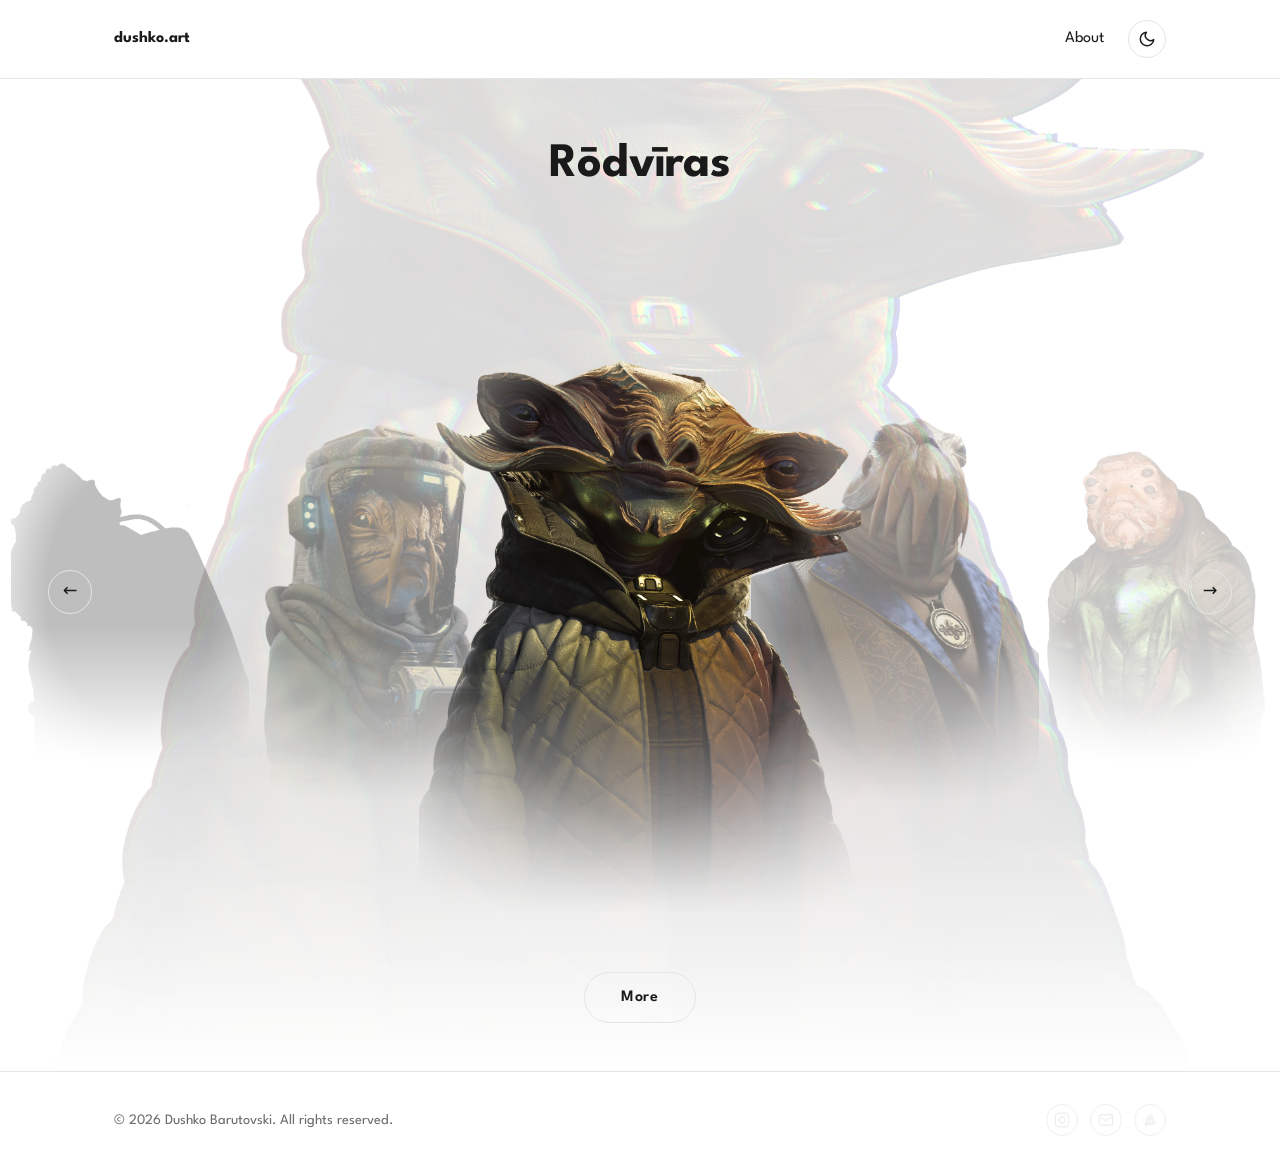
<file: index.html>
<!DOCTYPE html>
<html lang="en">
<head>
  <meta charset="UTF-8">
  <meta name="viewport" content="width=device-width, initial-scale=1">
  <meta name="description" content="Portfolio website of Your Name.">
  <meta name="color-scheme" content="light dark">
  <!-- Remove this line when you take the password gate off — it
       stops search engines from indexing the site while it's
       gated. See password-gate.js for the gate itself. -->
  <meta name="robots" content="noindex, nofollow">
  <!-- Sets the theme here, before the stylesheet loads, so dark
       mode (this site's default) doesn't flash in as light for a
       moment first. site.js still owns the full theme logic (the
       toggle button, its aria state, storing changes when clicked)
       once the page finishes loading — this is just the one piece
       of it that has to happen this early to avoid the flash. -->
  <script>
    try {
      if (localStorage.getItem('theme') !== 'light') {
        document.documentElement.setAttribute('data-theme', 'dark');
      }
    } catch (e) {
      document.documentElement.setAttribute('data-theme', 'dark');
    }
  </script>
  <link rel="stylesheet" href="style.css?v=47">
</head>
<body>

  <!-- ===== TEMPORARY PASSWORD GATE =====
       A soft, client-side visitor gate — see password-gate.js for
       how it works and how to turn it off yourself. Not real
       security (this is a static site, so the real page always
       ships to the browser either way) — just keeps the site from
       being stumbled on or shared before it's ready. -->
  <div id="password-gate">
    <form id="password-gate-form" class="password-gate-form">
      <label for="password-gate-input">This site is a work in progress — enter the password to continue.</label>
      <input type="password" id="password-gate-input" name="password" autocomplete="current-password" required>
      <button type="submit" class="btn btn-primary">Enter</button>
      <p id="password-gate-error" class="password-gate-error" role="alert"></p>
    </form>
  </div>
  <script src="password-gate.js?v=2"></script>

  <!-- ===== HEADER / NAVIGATION ===== -->
  <header class="site-header">
    <div class="container nav-wrapper">
      <a href="index.html" class="logo">dushko.art</a>

      <div class="nav-right">
        <nav class="main-nav">
          <ul>
            <li><a href="about.html">About</a></li>
          </ul>
        </nav>

        <button class="theme-toggle" id="theme-toggle" type="button" aria-label="Switch to dark mode" aria-pressed="false">
          <svg class="icon icon-sun" viewBox="0 0 24 24" aria-hidden="true">
            <circle cx="12" cy="12" r="4"></circle>
            <path d="M12 2v2M12 20v2M4.93 4.93l1.41 1.41M17.66 17.66l1.41 1.41M2 12h2M20 12h2M4.93 19.07l1.41-1.41M17.66 6.34l1.41-1.41"></path>
          </svg>
          <svg class="icon icon-moon" viewBox="0 0 24 24" aria-hidden="true">
            <path d="M21 12.79A9 9 0 1 1 11.21 3 7 7 0 0 0 21 12.79z"></path>
          </svg>
        </button>
      </div>
    </div>
  </header>

  <!-- Chromatic aberration filter for the landing page background.
       Hidden and zero-size — it exists only so CSS can reference it
       via filter: url(#chromatic-aberration). Splitting into actual
       color channels needs an SVG filter; plain CSS filters (blur,
       hue-rotate, etc.) can't isolate one channel from another.

       The two feOffset elements below have ids so carousel.js can read
       and briefly boost their dx values as part of the unified backdrop
       glitch transition (see triggerBackdropGlitch) — resting at ∓3px,
       momentarily stronger right when a new image comes in, then back
       to ∓3px. -->
  <svg aria-hidden="true" style="position: absolute; width: 0; height: 0; overflow: hidden;">
    <filter id="chromatic-aberration">
      <feColorMatrix in="SourceGraphic" type="matrix"
        values="1 0 0 0 0
                0 0 0 0 0
                0 0 0 0 0
                0 0 0 1 0" result="red" />
      <feOffset id="chromatic-aberration-red-offset" in="red" dx="-6" dy="0" result="redOffset" />

      <feColorMatrix in="SourceGraphic" type="matrix"
        values="0 0 0 0 0
                0 1 0 0 0
                0 0 0 0 0
                0 0 0 1 0" result="green" />

      <feColorMatrix in="SourceGraphic" type="matrix"
        values="0 0 0 0 0
                0 0 0 0 0
                0 0 1 0 0
                0 0 0 1 0" result="blue" />
      <feOffset id="chromatic-aberration-blue-offset" in="blue" dx="6" dy="0" result="blueOffset" />

      <feBlend in="redOffset" in2="green" mode="screen" result="rg" />
      <feBlend in="rg" in2="blueOffset" mode="screen" />
    </filter>
  </svg>

  <!-- ===== LANDING / PROJECT CAROUSEL ===== -->
  <main class="landing">
    <!-- Faded hero shot of whichever project is currently selected -->
    <div class="hero-backdrop" id="hero-backdrop"></div>

    <div class="landing-content">
      <h1 class="landing-title" id="landing-title">Project Name</h1>

      <div class="carousel">
        <button class="carousel-arrow" id="carousel-prev" aria-label="Previous project">&larr;</button>

        <!-- Project cards are generated by carousel.js from data.js -->
        <div class="carousel-track" id="carousel-track"></div>

        <button class="carousel-arrow" id="carousel-next" aria-label="Next project">&rarr;</button>
      </div>

      <a href="project.html" id="view-project-link" class="btn view-project-btn">More</a>
    </div>
  </main>

  <!-- ===== FOOTER ===== -->
  <footer class="site-footer">
    <div class="container footer-inner">
      <p>&copy; <span id="year"></span> Dushko Barutovski. All rights reserved.</p>
      <div class="footer-social" id="footer-social"></div>
    </div>
  </footer>

  <script src="data.js?v=10"></script>
  <script src="site.js?v=3"></script>
  <script src="carousel.js?v=12"></script>
</body>
</html>
</file>
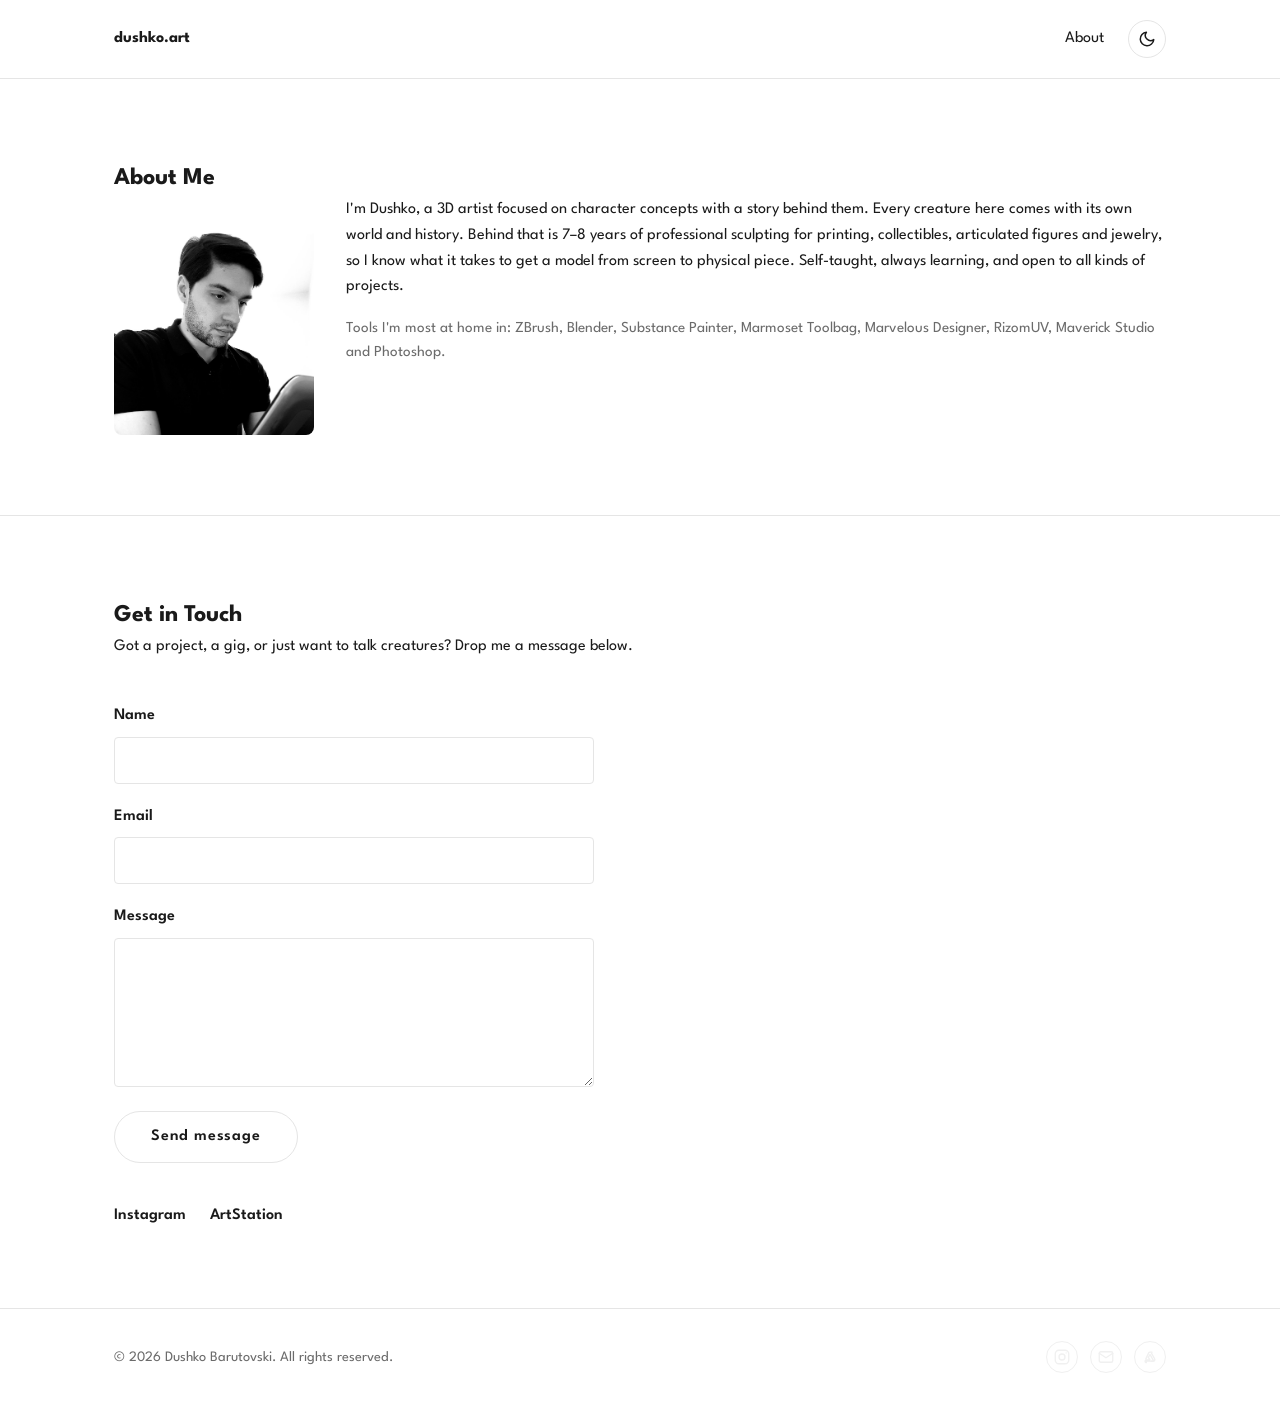
<file: about.html>
<!DOCTYPE html>
<html lang="en">
<head>
  <meta charset="UTF-8">
  <meta name="viewport" content="width=device-width, initial-scale=1">
  <meta name="description" content="About Your Name — portfolio and contact.">
  <meta name="color-scheme" content="light dark">
  <!-- Remove this line when you take the password gate off — it
       stops search engines from indexing the site while it's
       gated. See password-gate.js for the gate itself. -->
  <meta name="robots" content="noindex, nofollow">
  <!-- Sets the theme here, before the stylesheet loads, so dark
       mode (this site's default) doesn't flash in as light for a
       moment first. site.js still owns the full theme logic (the
       toggle button, its aria state, storing changes when clicked)
       once the page finishes loading — this is just the one piece
       of it that has to happen this early to avoid the flash. -->
  <script>
    try {
      if (localStorage.getItem('theme') !== 'light') {
        document.documentElement.setAttribute('data-theme', 'dark');
      }
    } catch (e) {
      document.documentElement.setAttribute('data-theme', 'dark');
    }
  </script>
  <link rel="stylesheet" href="style.css?v=47">
</head>
<body>

  <!-- ===== TEMPORARY PASSWORD GATE =====
       A soft, client-side visitor gate — see password-gate.js for
       how it works and how to turn it off yourself. Not real
       security (this is a static site, so the real page always
       ships to the browser either way) — just keeps the site from
       being stumbled on or shared before it's ready. -->
  <div id="password-gate">
    <form id="password-gate-form" class="password-gate-form">
      <label for="password-gate-input">This site is a work in progress — enter the password to continue.</label>
      <input type="password" id="password-gate-input" name="password" autocomplete="current-password" required>
      <button type="submit" class="btn btn-primary">Enter</button>
      <p id="password-gate-error" class="password-gate-error" role="alert"></p>
    </form>
  </div>
  <script src="password-gate.js?v=2"></script>

  <!-- ===== HEADER / NAVIGATION ===== -->
  <header class="site-header">
    <div class="container nav-wrapper">
      <a href="index.html" class="logo">dushko.art</a>

      <div class="nav-right">
        <nav class="main-nav">
          <ul>
            <li><a href="about.html">About</a></li>
          </ul>
        </nav>

        <button class="theme-toggle" id="theme-toggle" type="button" aria-label="Switch to dark mode" aria-pressed="false">
          <svg class="icon icon-sun" viewBox="0 0 24 24" aria-hidden="true">
            <circle cx="12" cy="12" r="4"></circle>
            <path d="M12 2v2M12 20v2M4.93 4.93l1.41 1.41M17.66 17.66l1.41 1.41M2 12h2M20 12h2M4.93 19.07l1.41-1.41M17.66 6.34l1.41-1.41"></path>
          </svg>
          <svg class="icon icon-moon" viewBox="0 0 24 24" aria-hidden="true">
            <path d="M21 12.79A9 9 0 1 1 11.21 3 7 7 0 0 0 21 12.79z"></path>
          </svg>
        </button>
      </div>
    </div>
  </header>

  <main>
    <!-- ===== ABOUT ===== -->
    <section class="about">
      <div class="container">
        <h2>About Me</h2>
        <div class="about-content">
          <img class="about-photo" src="images/about-photo.jpg" alt="Portrait of Dushko Barutovski" width="485" height="575">
          <div class="about-text">
            <p>
              I'm Dushko, a 3D artist focused on character concepts with a story behind them.
              Every creature here comes with its own world and history. Behind that is 7–8 years
              of professional sculpting for printing, collectibles, articulated figures and jewelry,
              so I know what it takes to get a model from screen to physical piece. Self-taught,
              always learning, and open to all kinds of projects.
            </p>
            <p class="about-tools">
              Tools I'm most at home in: ZBrush, Blender, Substance Painter, Marmoset Toolbag,
              Marvelous Designer, RizomUV, Maverick Studio and Photoshop.
            </p>
          </div>
        </div>
      </div>
    </section>

    <!-- ===== CONTACT ===== -->
    <section class="contact">
      <div class="container">
        <h2>Get in Touch</h2>
        <p>Got a project, a gig, or just want to talk creatures? Drop me a message below.</p>

        <form
          id="contact-form"
          class="contact-form"
          action="https://api.web3forms.com/submit"
          method="POST"
        >
          <input type="hidden" 
           name="access_key" 
           value="1cbf0f75-5024-4950-bd96-19de949100e8"
          >

          <input
            type="hidden"
            name="redirect"
            value="https://dushko.art/about.html"
          >

          <label for="name">Name</label>
          <input type="text" id="name" name="name" required>

          <label for="email">Email</label>
          <input type="email" id="email" name="email" required>

          <label for="message">Message</label>
          <textarea id="message" name="message" rows="5" required></textarea>

          <button type="submit" class="btn view-project-btn">Send message</button>
          <p id="form-status" class="form-status" role="status"></p>
        </form>

        <div class="social-links">
          <a href="https://www.instagram.com/dushko.art/">Instagram</a>
          <a href="https://www.artstation.com/dbarutovski">ArtStation</a>
          <!-- <a href="#">Email</a> -->
        </div>
      </div>
    </section>
  </main>

  <!-- ===== FOOTER ===== -->
  <footer class="site-footer">
    <div class="container footer-inner">
      <p>&copy; <span id="year"></span> Dushko Barutovski. All rights reserved.</p>
      <div class="footer-social" id="footer-social"></div>
    </div>
  </footer>

  <script src="data.js?v=10"></script>
  <script src="site.js?v=3"></script>
  <script src="about.js?v=2"></script>
</body>
</html>
</file>
<file: style.css>
/* =====================================================
   RESET & BASE
   ===================================================== */
*, *::before, *::after {
  box-sizing: border-box;
}

body, h1, h2, h3, p, ul {
  margin: 0;
}

ul {
  list-style: none;
  padding: 0;
}

a {
  color: inherit;
  text-decoration: none;
}

img {
  max-width: 100%;
  display: block;
}

button {
  font: inherit;
}

/* =====================================================
   FONTS
   Self-hosted variable font (Thin–Black in one file). WOFF loads
   first for its smaller size; the TTF is a fallback for the rare
   browser that can't use WOFF. font-weight: 100 900 tells the
   browser this file covers the whole range, so any weight used
   below (400/600/700) resolves correctly from this one @font-face.
   ===================================================== */
@font-face {
  font-family: "League Spartan";
  src: url("fonts/LeagueSpartan-VariableFont_wght.woff") format("woff"),
       url("fonts/LeagueSpartan-VariableFont_wght.ttf") format("truetype");
  font-weight: 100 900;
  font-style: normal;
  font-display: swap;
}

/* =====================================================
   DESIGN TOKENS
   Placeholder colors — swap these once we translate your mockups'
   final palette.
   ===================================================== */
:root {
  --color-bg: #ffffff;
  --color-text: #1a1a1a;
  --color-muted: #6b6b6b;
  --color-accent: #2f6fed;
  --color-border: #e5e5e5;
  --color-surface: #f0f0f0;

  --font-body: "League Spartan", system-ui, -apple-system, "Segoe UI", sans-serif;
  --font-heading: "League Spartan", system-ui, -apple-system, "Segoe UI", sans-serif;

  --container-width: 1100px;
  --spacing-section: 5rem;
}

/* Dark theme — applied when JS sets data-theme="dark" on <html>.
   Only the tokens that need to change are redeclared; --color-accent
   and everything else fall through from the :root block above. */
:root[data-theme="dark"] {
  --color-bg: #121212;
  --color-text: #f0f0f0;
  --color-muted: #a3a3a3;
  --color-border: #2e2e2e;
  --color-surface: #1e1e1e;
}

body {
  font-family: var(--font-body);
  color: var(--color-text);
  background: var(--color-bg);
  line-height: 1.6;
  overflow-anchor: none;
}

h1, h2, h3 {
  font-family: var(--font-heading);
}

@media (prefers-reduced-motion: no-preference) {
  body {
    transition: background-color 0.2s ease, color 0.2s ease;
  }
}

.container {
  max-width: var(--container-width);
  margin-inline: auto;
  padding-inline: 1.5rem;
}

/* =====================================================
   HEADER / NAV
   ===================================================== */
.site-header {
  position: relative;
  border-bottom: 1px solid var(--color-border);
}

.nav-wrapper {
  display: flex;
  align-items: center;
  justify-content: space-between;
  padding-block: 1.25rem;
}

.logo {
  font-weight: 700;
}

.nav-right {
  display: flex;
  align-items: center;
  gap: 1.5rem;
}

.main-nav ul {
  display: flex;
  gap: 1.5rem;
}

.theme-toggle {
  display: inline-flex;
  align-items: center;
  justify-content: center;
  width: 38px;
  height: 38px;
  padding: 0;
  border: 1px solid var(--color-border);
  border-radius: 50%;
  background: none;
  color: var(--color-text);
  cursor: pointer;
}

.theme-toggle .icon {
  width: 18px;
  height: 18px;
  fill: none;
  stroke: currentColor;
  stroke-width: 2;
  stroke-linecap: round;
  stroke-linejoin: round;
}

/* Light mode shows a moon (click to go dark); dark mode shows a sun. */
.theme-toggle .icon-sun {
  display: none;
}

[data-theme="dark"] .theme-toggle .icon-sun {
  display: block;
}

[data-theme="dark"] .theme-toggle .icon-moon {
  display: none;
}

/* =====================================================
   BUTTONS
   ===================================================== */
.btn {
  display: inline-block;
  padding: 0.75rem 1.5rem;
  border-radius: 4px;
  font-weight: 600;
  border: none;
  cursor: pointer;
}

.btn-primary {
  background: var(--color-accent);
  color: #fff;
}

/* =====================================================
   TEMPORARY PASSWORD GATE
   A soft, client-side visitor gate — see password-gate.js for how it
   works and how to remove it. `body.gate-locked` is added by that
   script only while the gate is switched on and not yet unlocked;
   it hides every top-level element except this overlay, and gets
   removed once the right password's entered.
   ===================================================== */
   #password-gate {
    display: none;
  }
  
  body.gate-locked #password-gate {
    display: flex;
    align-items: center;
    justify-content: center;
    position: fixed;
    inset: 0;
    z-index: 9999;
    background: var(--color-bg);
    padding: 1.5rem;
  }
  
  body.gate-locked > *:not(#password-gate) {
    display: none !important;
  }
  
  .password-gate-form {
    display: flex;
    flex-direction: column;
    gap: 0.75rem;
    width: 100%;
    max-width: 320px;
    text-align: center;
  }
  
  .password-gate-form label {
    font-weight: 600;
    color: var(--color-text);
  }
  
  .password-gate-form input {
    padding: 0.6rem;
    border: 1px solid var(--color-border);
    border-radius: 4px;
    font: inherit;
    background: var(--color-bg);
    color: var(--color-text);
    text-align: center;
  }
  
  .password-gate-error {
    min-height: 1.2em;
    margin: 0;
    color: #d64545;
    font-size: 0.85rem;
  }
  

/* =====================================================
   IMAGE FALLBACK
   Used anywhere a project image is inserted by JS (site.js's
   createProjectImage). Shows a labeled placeholder until a real
   file exists at that path, instead of a broken image icon.
   ===================================================== */
.img-wrapper {
  overflow: hidden;
}

.img-wrapper img {
  width: 100%;
  height: 100%;
  object-fit: cover;
  display: block;
}

.img-wrapper.img-missing {
  background: var(--color-surface);
  color: var(--color-muted);
  display: flex;
  align-items: center;
  justify-content: center;
  text-align: center;
  font-weight: 600;
  padding: 1rem;
}

/* =====================================================
   LANDING PAGE / CAROUSEL
   ===================================================== */
.landing {
  position: relative;
  /* Sideways swipes drag the carousel (carousel.js); up/down still scrolls */
  touch-action: pan-y;
  min-height: calc(100vh - 73px);
  display: flex;
  align-items: center;
  justify-content: center;
  overflow: hidden;
}

.hero-backdrop {
  position: absolute;
  inset: 0;
  z-index: 0;
  overflow: hidden; /* safety net for the brief scale+translateX the glitch applies to the real image (see carousel.js) */
  /* Soft fade at the bottom, so the characters dissolve into the page
     instead of being cut off at the footer — reads as if they carry on
     below. Fades to transparent, so it matches the page colour in both
     light and dark mode. On the container (not each image), so it
     covers every slide and stays put while the glitch moves the image. */
  -webkit-mask-image: linear-gradient(to bottom, black 0%, black 67%, transparent 100%);
  mask-image: linear-gradient(to bottom, black 0%, black 67%, transparent 100%);
}

/* The backdrop glitch (see triggerBackdropGlitch in carousel.js) is no
   longer a separate CSS animation or overlay element — it's a brief,
   JS-driven burst that sets this element's own inline transform each
   frame (layered on top of the pan-horizontal/pan-vertical animation
   below, since transform and object-position are independent
   properties) and simultaneously nudges the shared chromatic-aberration
   filter's dx values in index.html. One shared progress value in JS
   drives both, so nothing needs to live here beyond the resting styles. */
.hero-backdrop img {
  position: absolute;
  inset: 0;
  width: 100%;
  height: 100%;
  object-fit: cover;
  opacity: 0;
  filter: url(#chromatic-aberration);
  transition: opacity 1.2s ease;
}

@media (prefers-reduced-motion: no-preference) {
  @keyframes pan-horizontal {
    from { object-position: 0% 50%; }
    to { object-position: 100% 50%; }
  }

  @keyframes pan-vertical {
    from { object-position: 50% 0%; }
    to { object-position: 50% 100%; }
  }

  .hero-backdrop img.pan-horizontal {
    animation: pan-horizontal 10s ease-in-out forwards;
  }

  .hero-backdrop img.pan-vertical {
    animation: pan-vertical 10s ease-in-out forwards;
  }
}

.landing-content {
  position: relative;
  z-index: 1;
  width: 100%;
  text-align: center;
  padding-block: 3rem;
}

.landing-title {
  font-size: clamp(2rem, 5vw, 3rem);
  margin-bottom: 3rem;
  transition: opacity 0.25s ease;
}

.carousel {
  display: flex;
  align-items: center;
  justify-content: space-between;
  gap: 1.5rem;
  padding-inline: 3rem;
}

.carousel-track {
  position: relative;
  width: min(800px, 80vw);
  height: 680px;
  --card-width: 340px;
  --card-height: 495px;
  cursor: grab; /* the carousel can be dragged with the mouse (see carousel.js) */
  -webkit-user-select: none;
  user-select: none;
}

/* While dragging (and gliding into place afterwards) the cards follow
   the mouse directly, so their usual 0.4s transition is switched off. */
.carousel-track.is-dragging,
.carousel-track.is-dragging .carousel-card {
  cursor: grabbing;
}

.carousel-track.is-dragging .carousel-card {
  transition: none;
}

.carousel-card {
  position: absolute;
  top: 50%;
  left: 50%;
  width: var(--card-width);
  height: var(--card-height);
  border-radius: 12px;
  cursor: pointer;
  transition: transform 0.4s ease, opacity 0.4s ease;
  -webkit-mask-image: radial-gradient(ellipse at center, black 50%, transparent 95%);
  mask-image: radial-gradient(ellipse at center, black 50%, transparent 95%);
}

.carousel-card-image {
  width: 100%;
  height: 100%;
  border-radius: 12px;
  /* Bottom fade, so each character dissolves downward instead of being
     cut off — same idea as the landing background. Sits on the picture,
     so it combines with the card's soft edge fade above. */
  -webkit-mask-image: linear-gradient(to bottom, black 0%, black 60%, transparent 100%);
  mask-image: linear-gradient(to bottom, black 0%, black 60%, transparent 100%);
}

.carousel-arrow {
  flex-shrink: 0;
  /* Above the cards (z-index up to 100), so on narrow screens a side
     card can never sit on top of the arrow and swallow its tap. */
  position: relative;
  z-index: 101;
  width: 44px;
  height: 44px;
  border-radius: 50%;
  border: 1px solid var(--color-border);
  background: none;
  color: var(--color-text);
  font-size: 1.1rem;
  cursor: pointer;
}

.view-project-btn {
  margin-top: 2.5rem;
  background: none;
  border: 1px solid var(--color-border);
  color: var(--color-text);
  padding: 0.75rem 2.25rem;
  border-radius: 999px;
  letter-spacing: 0.05em;
  transition: background-color 0.2s ease, border-color 0.2s ease;
}

.view-project-btn:hover {
  background: var(--color-surface);
  border-color: var(--color-text);
}

/* Project that can't be opened yet (openable: false in data.js) */
.view-project-btn.is-disabled {
  opacity: 0.35;
  cursor: default;
}

.view-project-btn.is-disabled:hover {
  background: none;
  border-color: var(--color-border);
}

/* =====================================================
   SECTION SPACING
   A top border appears between two stacked sections, but
   never before the first one on a page.
   ===================================================== */
main section {
  padding-block: var(--spacing-section);
}

main section + section {
  border-top: 1px solid var(--color-border);
}

/* =====================================================
   ABOUT
   ===================================================== */
.about-content {
  display: grid;
  grid-template-columns: 200px 1fr;
  gap: 2rem;
  align-items: start;
}

.about-photo {
  display: block;
  width: 100%;
  height: auto;
  aspect-ratio: 485 / 575; /* matches images/about-photo.jpg (970 × 1150) */
  object-fit: cover;
  background: var(--color-surface); /* shows only while the photo loads */
  border-radius: 8px;
}

.about-text p + p {
  margin-top: 1rem;
}

.about-tools {
  color: var(--color-muted);
  font-size: 0.95rem;
}

/* =====================================================
   CONTACT
   ===================================================== */
.contact-form {
  display: flex;
  flex-direction: column;
  gap: 0.5rem;
  max-width: 480px;
  margin-block: 2rem;
}

.contact-form label {
  font-weight: 600;
  margin-top: 0.75rem;
}

.contact-form input,
.contact-form textarea {
  padding: 0.6rem;
  border: 1px solid var(--color-border);
  border-radius: 4px;
  font: inherit;
  background: var(--color-bg);
  color: var(--color-text);
}

.contact-form button {
  margin-top: 1rem;
  align-self: flex-start;
}

.form-status {
  font-size: 0.9rem;
  color: var(--color-muted);
}

.social-links {
  display: flex;
  gap: 1.5rem;
  font-weight: 600;
}

/* =====================================================
   PROJECT DETAIL PAGE
   ===================================================== */
.project-detail {
  display: flex;
  flex-direction: column;
  min-height: 100vh;
}

.project-heading {
  position: absolute;
  top: 2.5rem;
  left: 1.5rem;
  z-index: 2;
  color: #f0f0f0;
  text-shadow: 0 2px 12px rgba(0, 0, 0, 0.85);
}

.back-link {
  display: inline-block;
  margin-bottom: 1rem;
  color: rgba(240, 240, 240, 0.85);
  font-weight: 600;
}

#project-title {
  margin-bottom: 1.5rem;
  font-size: clamp(1.75rem, 4vw, 2.5rem);
  color: #ffffff;
}

.render-stage {
  position: relative;
  flex: 1;
  min-height: 0;
  width: 100%;
}

/* ---------- Render picker (floats over the left side) ---------- */
.render-thumb-column {
  position: absolute;
  top: 50%;
  left: -1rem;
  transform: translateY(-50%);
  z-index: 2;
  display: flex;
  flex-direction: column;
  align-items: center;
  gap: 1rem;
  /* Tall enough for the 5-slot window (90px apart, full-size 140px
     thumbnail at the centre) with clearance to spare — the selected
     render is always centred now that navigation wraps (see
     getCircularOffset via project.js's renderThumbnails), so there's
     no boundary case that pushes a full-size thumbnail out to an
     outer slot the way there would be with a non-wrapping window. */
  height: min(640px, 80%);
}

/* Bounded window onto the render list — holds only a small, fixed
   number of thumbnail slots at a time regardless of how many renders
   the project actually has. overflow:hidden is scoped to just this
   element rather than .render-stage or any other larger parent, so
   the stack can never spill under the header, footer, or heading.
   The optional has-more class (toggled in project.js) adds a soft
   top/bottom fade to hint that the list loops beyond what's visible —
   symmetric because navigation wraps at both ends, so there's never
   a case with more content in only one direction. */
.render-thumb-viewport {
  position: relative;
  flex: 1;
  /* Explicit width, not a percentage: .render-thumb (below) is
     absolutely positioned, so it can't contribute to this element's
     size the way normal-flow content would — without an explicit
     value here, .render-thumb-column (which sizes to fit its widest
     child) collapses to just the width of the 44px arrow buttons,
     and overflow:hidden below then clips the 100px thumbnails to a
     sliver instead of bounding them properly. 120px covers the
     100px thumbnail plus room for its selected-state outline (2px
     wide, 3px offset) so that isn't clipped either. */
  width: 120px;
  overflow: hidden;
}

.render-thumb-viewport.has-more {
  -webkit-mask-image: linear-gradient(to bottom, transparent, black 10%, black 90%, transparent);
  mask-image: linear-gradient(to bottom, transparent, black 10%, black 90%, transparent);
}

.render-thumb-track {
  position: relative;
  width: 100%;
  height: 100%;
}

.render-thumb {
  position: absolute;
  top: 50%;
  left: 50%;
  width: 100px;
  height: 140px;
  border-radius: 10px;
  cursor: pointer;
  transition: transform 0.4s ease, opacity 0.4s ease;
}

/* The soft edge fade lives on the picture (not the whole thumbnail)
   so the type badge in the corner stays readable. */
.render-thumb-image {
  width: 100%;
  height: 100%;
  border-radius: 10px;
  -webkit-mask-image: radial-gradient(ellipse at center, black 50%, transparent 95%);
  mask-image: radial-gradient(ellipse at center, black 50%, transparent 95%);
}

/* The selected thumbnail drops the edge fade (full clarity) and
   gets a thin ring instead, so it reads clearly as "this one" in
   both the desktop coverflow and the mobile strip. */
.render-thumb.selected {
  outline: 2px solid rgb(253, 253, 253);
  outline-offset: 3px;
}

.render-thumb.selected .render-thumb-image {
  -webkit-mask-image: none;
  mask-image: none;
}

/* ---------- Main render (fills the entire stage) ----------
   The stage is now one continuous dark canvas rather than a framed
   card: .render-backdrop (an enlarged, blurred copy of the current
   render) fills it edge to edge with no fade to the page background,
   and the sharp .render-main-image floats on top, feathering into
   that backdrop via its own mask below instead of ending in a hard
   rectangle. Kept dark regardless of the light/dark toggle, matching
   the always-dark floating controls (info handle, magnifier toggle,
   viewer controls) already used on this page. */
.render-viewer {
  position: absolute;
  inset: 0;
  overflow: hidden;
  background: #0b0b0c; /* shows briefly while the backdrop/image are still loading */
  cursor: pointer; /* hints that clicking the render expands it */
}

/* No browser focus ring on the viewer: it fills the whole stage, so
   the ring was drawn right along the header and footer edges as a
   thin line whenever a key was pressed after clicking the render. */
.render-viewer:focus,
.render-viewer:focus-visible {
  outline: none;
}

/* Over the blurred letterbox around the render (not the picture
   itself), clicking does nothing in the page view, and closes the
   fullscreen preview — see isPointOverImage in project.js */
body:not(.image-expanded) .render-viewer.off-image {
  cursor: default;
}

body.image-expanded .render-viewer.off-image:not(.magnifier-active) {
  cursor: default;
}

.render-backdrop {
  position: absolute;
  inset: 0;
  background-size: cover;
  background-position: center;
  filter: blur(50px) brightness(0.25);
  transform: scale(1.25); /* enlarged so the blur never exposes an edge */
  opacity: 0;
  transition: opacity 0.3s ease;
}

.render-backdrop.active {
  opacity: 1;
}

.render-main-image {
  position: relative;
  z-index: 1;
  width: 100%;
  height: 100%;
  object-fit: contain;
  /* Fades the sharp render to fully transparent by the time it
     reaches its own edge, so the blurred backdrop underneath — the
     same image, enlarged — shows through as a soft dissolve instead
     of a hard cutout. "closest-side" sizing guarantees the fade is
     already complete at (or before) the physical edge in every
     direction, so no boundary line is ever visible; the central
     ~70% stays completely sharp and untouched. */
  
}

.render-viewer.img-missing {
  background: var(--color-surface);
  color: var(--color-muted);
  display: flex;
  align-items: center;
  justify-content: center;
  font-weight: 600;
  text-align: center;
  padding: 1rem;
}

/* ---------- Render-sequence progress ---------- */
/* Purely informational readout of position within the current
   project's renders — navigation still happens via the thumbnails,
   arrows, and keyboard. A static child of #render-viewer (position:
   absolute, so unaffected by the img-missing flex-centering above)
   rather than something project.js rebuilds with the backdrop/image,
   so its marker can transition smoothly, and so it automatically
   follows #render-viewer's own layout on both desktop and mobile
   with no extra positioning rules needed. */
.render-progress {
  position: absolute;
  left: 2rem;
  bottom: 5.5rem;
  z-index: 2;
  display: flex;
  align-items: center;
  gap: 0.6rem;
  pointer-events: none; /* informational only — never a drag/interaction target */
  /* A drop-shadow on the whole group (not per-child) keeps the thin
     line and small text legible over both light and dark parts of
     the render without a background chip — same reasoning as the
     text-shadow on .project-heading, just via filter so it also
     covers the track/marker shapes, not only the text. */
  filter: drop-shadow(0 1px 3px rgba(0, 0, 0, 0.7));
}

.render-progress-start,
.render-progress-end {
  font-size: 1rem;
  font-weight: 600;
  letter-spacing: 0.03em;
  color: rgba(240, 240, 240, 0.92);
}

.render-progress-track {
  position: relative;
  width: 100px;
  height: 7px;
  background: rgba(240, 240, 240, 0.35);
  border-radius: 4px;
}

.render-progress-fill {
  position: absolute;
  top: 0;
  left: 0;
  height: 100%;
  width: 0%;
  background: rgba(240, 240, 240, 0.9);
  transition: width 0.35s ease;
  border-radius: 4px;
}

.render-progress-marker {
  position: absolute;
  top: 50%;
  left: 0%;
  width: 7px;
  height: 7px;
  border-radius: 50%;
  background: #f0f0f0;
  transform: translate(-50%, -50%);
  transition: left 0.35s ease;
}

/* ---------- Fullscreen render view ---------- */
/* Clicking the render (see project.js) adds .image-expanded to
   <body>. The viewer itself breaks out to fill the real browser
   viewport instead of just the stage, and everything else on the
   page — thumbnails included, per the brief — hides until it's
   dismissed. */
body.image-expanded {
  overflow: hidden; /* no page scroll behind the expanded image */
}

body.image-expanded .site-header,
body.image-expanded .site-footer,
body.image-expanded .project-heading,
body.image-expanded .render-thumb-column,
body.image-expanded .render-progress,
body.image-expanded .info-toggle {
  display: none;
}

body.image-expanded .render-viewer {
  position: fixed;
  inset: 0;
  z-index: 1000;
  border-radius: 0;
  background: #000000;
  height: 100vh;
  height: 100dvh;
  cursor: zoom-in; /* fit-width is off — clicking the image fits it to width */
  -webkit-mask-image: none;
  mask-image: none;
}

/* The feathered edge and the darker/larger backdrop above are for
   the normal in-page viewer only. Fullscreen (the lightbox) keeps
   exactly the appearance it already had before that change — full
   opacity edge to edge, original blur/brightness/scale — untouched. */
body.image-expanded .render-main-image {
  -webkit-mask-image: none;
  mask-image: none;
}

body.image-expanded .render-backdrop {
  filter: blur(30px) brightness(0.2);
  transform: scale(1.2);
}

/* "Fit width" mode: the render fills the screen's width and scrolls
   vertically for its full height, instead of shrinking to fit
   entirely on screen at once. Only meaningful while already expanded. */
body.image-expanded.fit-width .render-viewer {
  cursor: zoom-out; /* clicking the image now shows the entire render again */
  overflow-y: auto;
  overscroll-behavior: contain;
}

body.image-expanded.fit-width .render-backdrop {
  display: none; /* no letterboxing left to fill once the image just scrolls */
}

body.image-expanded.fit-width .render-main-image {
  width: 100%;
  height: auto;
  object-fit: unset;
  display: block;
}

.viewer-controls {
  display: none;
  position: fixed;
  top: 1.5rem;
  right: 1.5rem;
  z-index: 1001;
  gap: 0.75rem;
}

body.image-expanded .viewer-controls {
  display: flex;
}

.viewer-controls button {
  width: 40px;
  height: 40px;
  display: flex;
  align-items: center;
  justify-content: center;
  border-radius: 50%;
  border: none;
  background: rgba(0, 0, 0, 0.55);
  backdrop-filter: blur(6px);
  -webkit-backdrop-filter: blur(6px);
  color: #f0f0f0;
  cursor: pointer;
  transition: background-color 0.2s ease, color 0.2s ease;
}

.viewer-controls .icon {
  width: 18px;
  height: 18px;
  fill: none;
  stroke: currentColor;
  stroke-width: 2;
  stroke-linecap: round;
  stroke-linejoin: round;
}

/* Active state — same "inverted" treatment as the other toggles on
   this page, so it reads clearly as currently on. */
.viewer-fit-toggle.active {
  background: rgba(240, 240, 240, 0.9);
  color: #111111;
}

/* ---------- Magnifier ---------- */
/* Hides the system cursor over the image while magnifier mode is
   on — the lens itself becomes the pointer. */
.render-viewer.magnifier-active {
  cursor: zoom-in;
}

.magnifier-toggle {
  position: absolute;
  top: calc(50% - 52px);
  right: 1.5rem;
  transform: translateY(-50%);
  z-index: 3;
  flex-shrink: 0;
  width: 40px;
  height: 40px;
  border-radius: 50%;
  border: none;
  background: rgba(0, 0, 0, 0.55);
  backdrop-filter: blur(6px);
  -webkit-backdrop-filter: blur(6px);
  color: #f0f0f0;
  cursor: pointer;
  display: flex;
  align-items: center;
  justify-content: center;
  transition: background-color 0.2s ease, color 0.2s ease;
}

.magnifier-toggle .icon {
  width: 20px;
  height: 20px;
  fill: none;
  stroke: currentColor;
  stroke-width: 2;
  stroke-linecap: round;
  stroke-linejoin: round;
}

/* On state — same idea as a pressed toggle button: inverted so it
   reads clearly as "currently active" at a glance. */
.magnifier-toggle.active {
  background: rgba(240, 240, 240, 0.9);
  color: #111111;
}

/* While fullscreen, this becomes a normal flex child of
   .viewer-controls — like its two siblings — instead of an
   absolutely positioned element. The old approach tried to place it
   with manual top/right offsets, but those were being measured
   against .viewer-controls's own small box (its actual parent, now
   that it's nested inside it), not the viewport — which is why it
   was landing lower and further left than the other two buttons.
   Letting flexbox handle the alignment sidesteps that miscalculation
   entirely. */
body.image-expanded .magnifier-toggle {
  position: fixed;
  top: 1.5rem;
  /* Sits immediately left of .viewer-controls (right: 1.5rem, containing
     two 40px buttons + a 0.75rem gap = 5.75rem wide), plus one more
     0.75rem gap of its own: 1.5rem + 5.75rem + 0.75rem = 8rem. Matches
     .viewer-controls's top/right exactly since it's no longer relying
     on being an actual flex child of that container. */
  right: 8rem;
  transform: none;
  z-index: 1001;
}

/* The floating lens. Positioned via project.js (left/top follow the
   cursor); everything else — size, soft edge, border — lives here. */
.magnifier-lens {
  position: fixed;
  z-index: 1002; /* above the fullscreen viewer (1000) and its controls (1001) */
  width: 400px;
  height: 400px;
  border-radius: 50%;
  border: 0px solid rgba(255, 255, 255, 0.6);
  box-shadow: 0 6px 24px rgba(0, 0, 0, 0.5);
  background-repeat: no-repeat;
  pointer-events: none; /* never intercepts clicks/hover itself */
  opacity: 0;
  transition: opacity 0.15s ease;
  /* Soft, feathered edge instead of a hard-edged circle */
  -webkit-mask-image: radial-gradient(circle, black 62%, transparent 100%);
  mask-image: radial-gradient(circle, black 62%, transparent 100%);
}

.magnifier-lens.visible {
  opacity: 1;
}

/* Thin crosshair marking the exact center of the lens — a small
   drop-shadow keeps it visible over both light and dark image areas. */
.magnifier-lens::before,
.magnifier-lens::after {
  content: '';
  position: absolute;
  top: 50%;
  left: 50%;
  background: rgba(255, 255, 255, 0.9);
  filter: drop-shadow(0 0 1px rgba(0, 0, 0, 0.8));
  pointer-events: none;
}

.magnifier-lens::before {
  width: 14px;
  height: 1px;
  transform: translate(-50%, -50%);
}

.magnifier-lens::after {
  width: 1px;
  height: 14px;
  transform: translate(-50%, -50%);
}

/* ---------- Text panels (hover to reveal, click to lock) ---------- */
.info-toggle {
  position: absolute;
  top: 50%;
  right: 1.5rem;
  transform: translateY(-50%);
  z-index: 2;
  display: flex;
  flex-direction: row-reverse;
  align-items: center;
  gap: 1rem;
  /* The collapsed panel is invisible but still makes this container
     tall, so the container itself ignores the mouse — only the handle
     can start the hover. Once open (hovered via the handle, or locked),
     the whole area takes the mouse again so you can move onto the
     panel and scroll it without it closing. */
  pointer-events: none;
}

.info-handle,
.info-toggle.locked {
  pointer-events: auto;
}

@media (hover: hover) {
  .info-toggle:hover {
    pointer-events: auto;
  }
}

.info-handle {
  flex-shrink: 0;
  width: 40px;
  height: 40px;
  border-radius: 50%;
  border: none;
  background: rgba(0, 0, 0, 0.55);
  backdrop-filter: blur(6px);
  -webkit-backdrop-filter: blur(6px);
  color: #f0f0f0;
  cursor: pointer;
  display: flex;
  align-items: center;
  justify-content: center;
  position: relative;
}

/* "Click to pin" and "Click to unpin" tooltip — CSS-only, shown while hovering the handle,
   hidden once the panel is locked open. Matches the handle's own
   floating-chip style (dark, blurred, rounded, light text). */
   .info-handle {
    flex-shrink: 0;
    width: 40px;
    height: 40px;
    border-radius: 50%;
    border: none;
    background: rgba(0, 0, 0, 0.55);
    backdrop-filter: blur(6px);
    -webkit-backdrop-filter: blur(6px);
    color: #f0f0f0;
    cursor: pointer;
    display: flex;
    align-items: center;
    justify-content: center;
    position: relative;
    transition: background-color 0.2s ease, color 0.2s ease;
  }
  
  /* Button appearance when pinned */
  .info-toggle.locked .info-handle {
    background: rgba(240, 240, 240, 0.9);
    color: #111111;
  }
  
  /* "Click to pin / unpin" tooltip */
  .info-handle::before {
    content: "Click to pin";
    position: absolute;
    right: calc(-90% + 0.75rem);
    top: 50%;
    transform: translateY(70%);
    z-index: 1;
    padding: 0.4rem 0.75rem;
    border-radius: 6px;
    background: rgba(0, 0, 0, 0.55);
    backdrop-filter: blur(6px);
    -webkit-backdrop-filter: blur(6px);
    color: #f0f0f0;
    font-size: 0.9rem;
    white-space: nowrap;
    opacity: 0;
    transition: opacity 0.2s ease;
    pointer-events: none;
  }
  
  /* Unlocked */
  .info-handle:hover::before {
    content: "Click to pin";
    opacity: 1;
  }
  
  /* Locked */
  .info-toggle.locked .info-handle:hover::before {
    content: "Click to unpin";
    opacity: 1;
  }

.info-handle .icon {
  width: 23px;
  height: 23px;
  fill: none;
  stroke: currentColor;
  stroke-width: 2;
  stroke-linecap: round;
  stroke-linejoin: round;
}

.project-panels {
  max-width: 0;
  overflow: hidden;
  opacity: 0;
  border-radius: 12px;
  background: rgba(0, 0, 0, 0.55);
  backdrop-filter: blur(6px);
  -webkit-backdrop-filter: blur(6px);
  color: #f0f0f0;
  transition: max-width 0.3s ease, opacity 0.25s ease;
}

/* Hovering the handle (or the panel itself, once it's open) reveals
   it; the "locked" class (added by a click, see project.js) keeps
   it open without needing the mouse to stay there. */
.info-toggle.locked .project-panels {
  max-width: 420px;
  opacity: 1;
}

@media (hover: hover) {
  .info-toggle:hover .project-panels {
    max-width: 420px;
    opacity: 1;
  }
}

.project-panels-inner {
  width: 420px;
  display: flex;
  flex-direction: column;
  gap: 1.5rem;
  padding: 1.5rem;
}

.story-panel h2,
.description-panel h2 {
  margin-bottom: 0.75rem;
  font-size: 1.1rem;
  color: #ffffff;
}

.story-panel {
  max-height: 860px;
  overflow-y: auto;
  padding-right: 0.5rem;
}

.story-panel p,
.description-panel p {
  color: rgba(240, 240, 240, 0.8);
}

/* =====================================================
   FOOTER
   ===================================================== */
.site-footer {
  border-top: 1px solid var(--color-border);
  padding-block: 2rem;
  color: var(--color-muted);
  font-size: 0.9rem;
}

/* Copyright on the left, social icons on the right — wraps to
   center-stacked on narrow screens instead (see responsive section). */
.footer-inner {
  display: flex;
  align-items: center;
  justify-content: space-between;
  flex-wrap: wrap;
  gap: 1rem;
  text-align: left;
}

.footer-social {
  display: flex;
  align-items: center;
  gap: 0.75rem;
}

.footer-social a {
  display: inline-flex;
  align-items: center;
  justify-content: center;
  width: 32px;
  height: 32px;
  border-radius: 50%;
  border: 1px solid #f0f0f0;
  color: #f0f0f0;
  transition: color 0.2s ease, border-color 0.2s ease;
}

.footer-social a:hover,
.footer-social a:focus-visible {
  color: var(--color-text);
  border-color: var(--color-text);
}

.footer-social svg {
  width: 18px;
  height: 18px;
  fill: none;
  stroke: currentColor;
  stroke-width: 1.8;
  stroke-linecap: round;
  stroke-linejoin: round;
}

/* =====================================================
   RESPONSIVE
   ===================================================== */
@media (max-width: 700px), (max-height: 500px) and (orientation: landscape) {
  .footer-inner {
    flex-direction: column;
    justify-content: center;
    text-align: center;
  }

  .about-content {
    grid-template-columns: 1fr;
  }

  .render-stage {
    display: flex;
    flex-direction: column;
    position: static;
    flex: none;
  }

  .render-thumb-column {
    position: static;
    transform: none;
    height: auto;
    width: 100%;
    order: 2; /* thumbnails below the main image on small screens */
  }

  .render-thumb-column .carousel-arrow {
    display: none; /* up/down arrows don't read well next to a horizontal strip */
  }

  /* The desktop vertical window/clipping is deliberately not carried
     over to mobile — reset to a plain, non-constraining wrapper so
     .render-thumb-track's own horizontal-strip rules (below) are
     entirely in control, exactly as before this element existed. */
  .render-thumb-viewport {
    flex: none;
    width: 100%;
    height: auto;
    overflow: visible;
    -webkit-mask-image: none;
    mask-image: none;
  }

  .magnifier-toggle,
  .magnifier-lens {
    display: none; /* hover-tracking has no touch equivalent */
  }

  .render-thumb-track {
    display: flex;
    align-items: center;
    gap: 0.75rem;
    overflow-x: auto;
    height: 140px;
    padding-inline: 1.5rem;
  }

  .render-thumb {
    position: static;
    flex-shrink: 0;
    width: 90px;
    height: 120px;
    opacity: 0.5;
    transform: none;
  }

  .render-thumb.selected {
    opacity: 1;
  }

  .project-heading {
    position: static;
    padding-inline: 1.5rem;
    padding-top: 2rem;
    color: var(--color-text);
    text-shadow: none;
    order: 0;
  }

  .back-link {
    color: var(--color-muted);
  }

  #project-title {
    color: inherit;
  }

  .render-viewer {
    position: relative;
    inset: auto;
    order: 1;
    height: 320px;
  }

  .info-toggle {
    position: static;
    transform: none;
    order: 3;
    pointer-events: auto; /* no hover on touch; panel is always shown */
    flex-direction: column;
    align-items: stretch;
    gap: 0;
  }

  .info-handle {
    display: none; /* hover has no equivalent on touch, so always show the panel instead */
  }

  .project-panels {
    max-width: none;
    opacity: 1;
    overflow: visible;
    border-radius: 0;
    background: none;
    backdrop-filter: none;
    -webkit-backdrop-filter: none;
    color: var(--color-text);
  }

  .project-panels-inner {
    width: 100%;
    padding: 1.5rem;
  }

  .story-panel h2,
  .description-panel h2 {
    color: var(--color-text);
  }

  .story-panel p,
  .description-panel p {
    color: var(--color-muted);
  }

  .carousel {
    justify-content: center;
    padding-inline: 0;
  }

  .carousel-track {
    width: 90vw;
    --card-width: 235px;
    --card-height: 350px;
  }

  .carousel-card {
    width: var(--card-width);
    height: var(--card-height);
  }
}


/* =====================================================
   VIDEO RENDERS (see showVideo in project.js)
   ===================================================== */

/* Magnifier and fit-width are image-only, so they hide for videos. */
body.viewing-video .magnifier-toggle,
body.viewing-video .viewer-fit-toggle,
body.viewing-video .magnifier-lens {
  display: none !important;
}

/* With fit-width hidden, the magnifier slot isn't needed either —
   the close button sits alone in the top-right as usual. */

.render-main-video {
  display: block;
  background: transparent;
}

/* In fullscreen, clicking the video plays/pauses it (no zoom). */
body.image-expanded.viewing-video .render-viewer {
  cursor: pointer;
}

/* Control bar: same dark, blurred chip style as the other floating
   controls on this page. Fades in while the pointer is over the
   viewer, while it has keyboard focus, or while the video is paused. */
.video-controls {
  position: absolute;
  left: 50%;
  bottom: 5.5rem; /* level with the render counter on the left */
  transform: translateX(-50%);
  z-index: 3;
  width: min(520px, calc(100% - 4rem));
  display: flex;
  align-items: center;
  gap: 0.75rem;
  padding: 0.4rem 0.9rem 0.4rem 0.4rem;
  border-radius: 999px;
  background: rgba(0, 0, 0, 0.55);
  backdrop-filter: blur(6px);
  -webkit-backdrop-filter: blur(6px);
  color: #f0f0f0;
  cursor: default;
  opacity: 0;
  transition: opacity 0.25s ease;
}

.render-viewer:hover .video-controls,
.render-viewer.video-paused .video-controls,
.video-controls:focus-within {
  opacity: 1;
}

body.image-expanded .video-controls {
  bottom: 1.5rem;
}

.video-btn {
  flex-shrink: 0;
  width: 34px;
  height: 34px;
  display: flex;
  align-items: center;
  justify-content: center;
  border: none;
  border-radius: 50%;
  background: transparent;
  color: inherit;
  cursor: pointer;
  transition: background-color 0.2s ease;
}

.video-btn:hover {
  background: rgba(240, 240, 240, 0.15);
}

.video-btn .icon {
  width: 18px;
  height: 18px;
  fill: currentColor;
}

.video-btn .icon-stroke {
  fill: none;
  stroke: currentColor;
  stroke-width: 2;
  stroke-linecap: round;
  stroke-linejoin: round;
}

.video-btn .icon-stroke path:first-child {
  fill: currentColor;
}

.video-time {
  flex-shrink: 0;
  font-size: 0.85rem;
  font-variant-numeric: tabular-nums;
  color: rgba(240, 240, 240, 0.85);
}

/* Seek bar — styled to match the render counter's thin track. */
.video-seek {
  --seek-fill: 0%;
  flex: 1;
  min-width: 0;
  height: 16px;
  margin: 0;
  background: transparent;
  cursor: pointer;
  -webkit-appearance: none;
  appearance: none;
}

.video-seek::-webkit-slider-runnable-track {
  height: 5px;
  border-radius: 3px;
  background: linear-gradient(to right, rgba(240, 240, 240, 0.9) var(--seek-fill), rgba(240, 240, 240, 0.3) var(--seek-fill));
}

.video-seek::-webkit-slider-thumb {
  -webkit-appearance: none;
  width: 12px;
  height: 12px;
  margin-top: -3.5px;
  border-radius: 50%;
  background: #f0f0f0;
  border: none;
}

.video-seek::-moz-range-track {
  height: 5px;
  border-radius: 3px;
  background: rgba(240, 240, 240, 0.3);
}

.video-seek::-moz-range-progress {
  height: 5px;
  border-radius: 3px;
  background: rgba(240, 240, 240, 0.9);
}

.video-seek::-moz-range-thumb {
  width: 12px;
  height: 12px;
  border-radius: 50%;
  background: #f0f0f0;
  border: none;
}

/* Thumbnail type badge — "▶ 0:06" on videos, "⟲ GIF" on GIFs,
   nothing on still images (see createTypeBadge in project.js). */
.render-type-badge {
  position: absolute;
  right: 6px;
  bottom: 6px;
  z-index: 1;
  display: flex;
  align-items: center;
  gap: 3px;
  padding: 2px 7px 2px 5px;
  border-radius: 999px;
  background: rgba(0, 0, 0, 0.6);
  backdrop-filter: blur(6px);
  -webkit-backdrop-filter: blur(6px);
  color: #f0f0f0;
  font-size: 0.7rem;
  font-weight: 600;
  line-height: 1.4;
  letter-spacing: 0.02em;
  font-variant-numeric: tabular-nums;
  pointer-events: none;
}

.render-type-badge .icon {
  width: 11px;
  height: 11px;
  fill: currentColor;
}

.render-type-badge .icon-stroke {
  fill: none;
  stroke: currentColor;
  stroke-width: 2.5;
  stroke-linecap: round;
  stroke-linejoin: round;
}

/* Touch screens have no hover, so the bar is always shown there. */
@media (hover: none) {
  .video-controls {
    opacity: 1;
  }
}

@media (max-width: 700px), (max-height: 500px) and (orientation: landscape) {
  .video-controls {
    bottom: 3rem; /* sits just above the render counter */
    width: calc(100% - 1.5rem);
  }

  .render-progress {
    bottom: 1rem;
    left: 1.25rem;
  }

  .render-thumb {
    position: relative; /* anchor for the play badge in the mobile strip */
    top: auto;
    left: auto;
  }

  /* Let the story flow with the page instead of a small inner scroll box */
  .story-panel {
    max-height: none;
    overflow: visible;
    padding-right: 0;
  }
}

/* Shorter desktop/tablet screens (e.g. a tablet held sideways or a
   small laptop): keep the thumbnail column in the space between the
   project title and the render counter instead of running into them.
   Taller screens are unaffected. */
@media (min-width: 701px) and (min-height: 501px) and (max-height: 950px) {
  .render-thumb-column {
    top: calc(50% + 2rem);
    height: min(640px, calc(100% - 20rem));
  }
}

/* =====================================================
   TOUCH SCREENS (phones, tablets)
   No mouse to hover with, so hover-only behaviour is turned off:
   the info panel opens/closes by tapping its button, and the
   magnifier (which follows a mouse pointer) is hidden.
   ===================================================== */
@media (hover: none) {
  .magnifier-toggle,
  .magnifier-lens {
    display: none !important;
  }

  .info-handle::before {
    display: none; /* "Click to pin" tooltip */
  }
}
</file>
